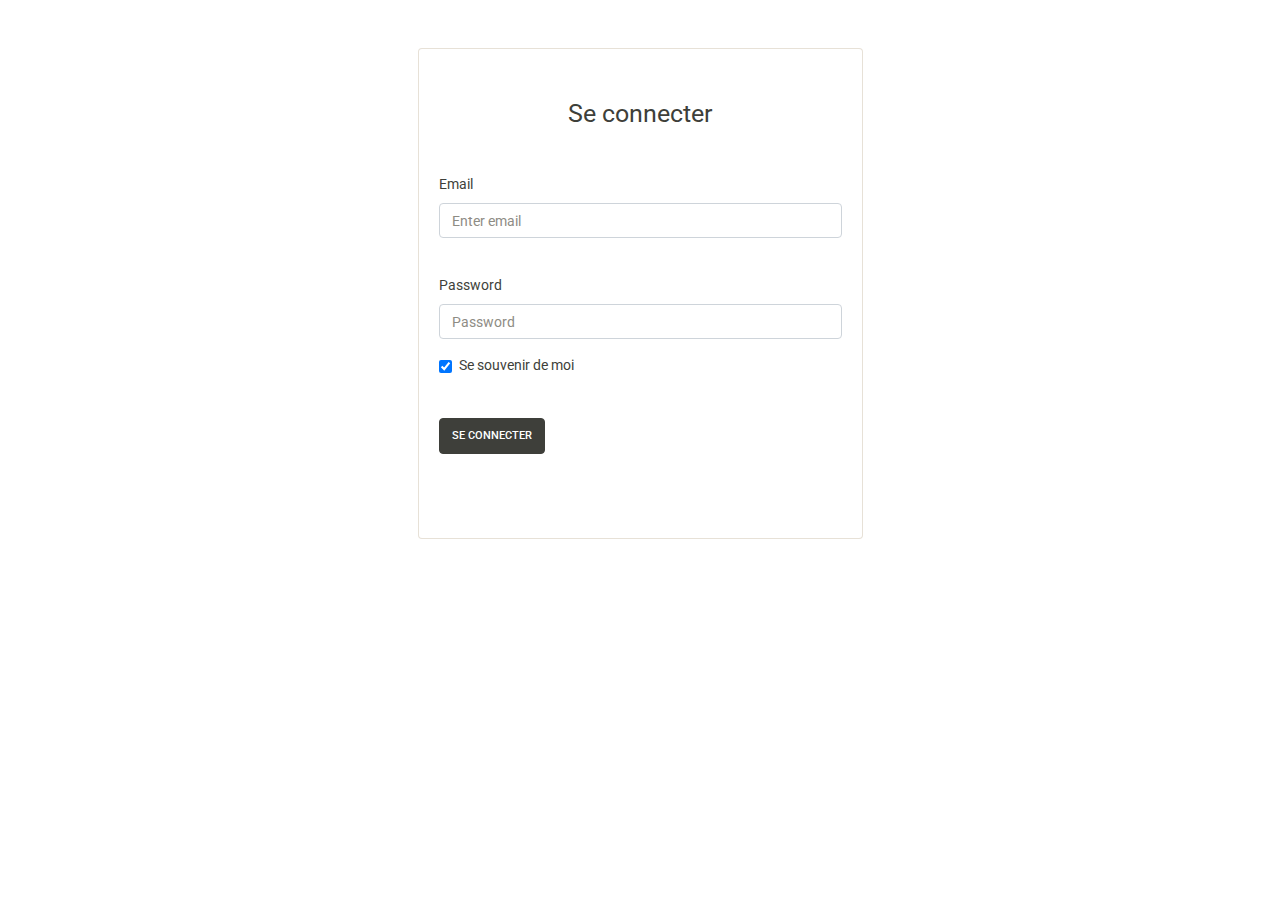
<file: authentification_form.html>
<!DOCTYPE html>
<html lang="fr">
<head>
  <meta charset="utf-8">
  <title>Titre de la page</title>
  <link rel="stylesheet" href="style.css">
  
</head>
<body>


<form></form>

<div class="body-dark">
  <div class="container">
    <div class="row">
      <div class="col-sm-9 col-md-7 col-lg-5 mx-auto">
        <div class="card card-signin my-5">
          <div class="card-body">
              <h2 class="h3 mb-3 font-weight-normal text-center">Se connecter</h2>
			         <div class="form-group">
               <label for="exampleInputEmail1">Email </label>
			         <input type="email" class="form-control" id="exampleInputEmail1" aria-describedby="emailHelp" placeholder="Enter email">
						   </div>  <br />      
              <div class="form-group">
						  <label for="exampleInputPassword1">Password</label>
             <input type="password" class="form-control" id="exampleInputPassword1" placeholder="Password">
             </div>
             <fieldset class="form-group">
           
             <div class="form-check">
              <label class="form-check-label">
                <input class="form-check-input" type="checkbox" value="" checked="">
               Se souvenir de moi
              </label>
							 </div><br> </br>
						 <button type="submit" class="btn btn-dark">Se connecter</button>
              <div class="actions mt-5 mb-4">
          </div>
        </div>
      </div>
    </div>
  </div>
</div>
</div>

</body>	
</html>
</file>
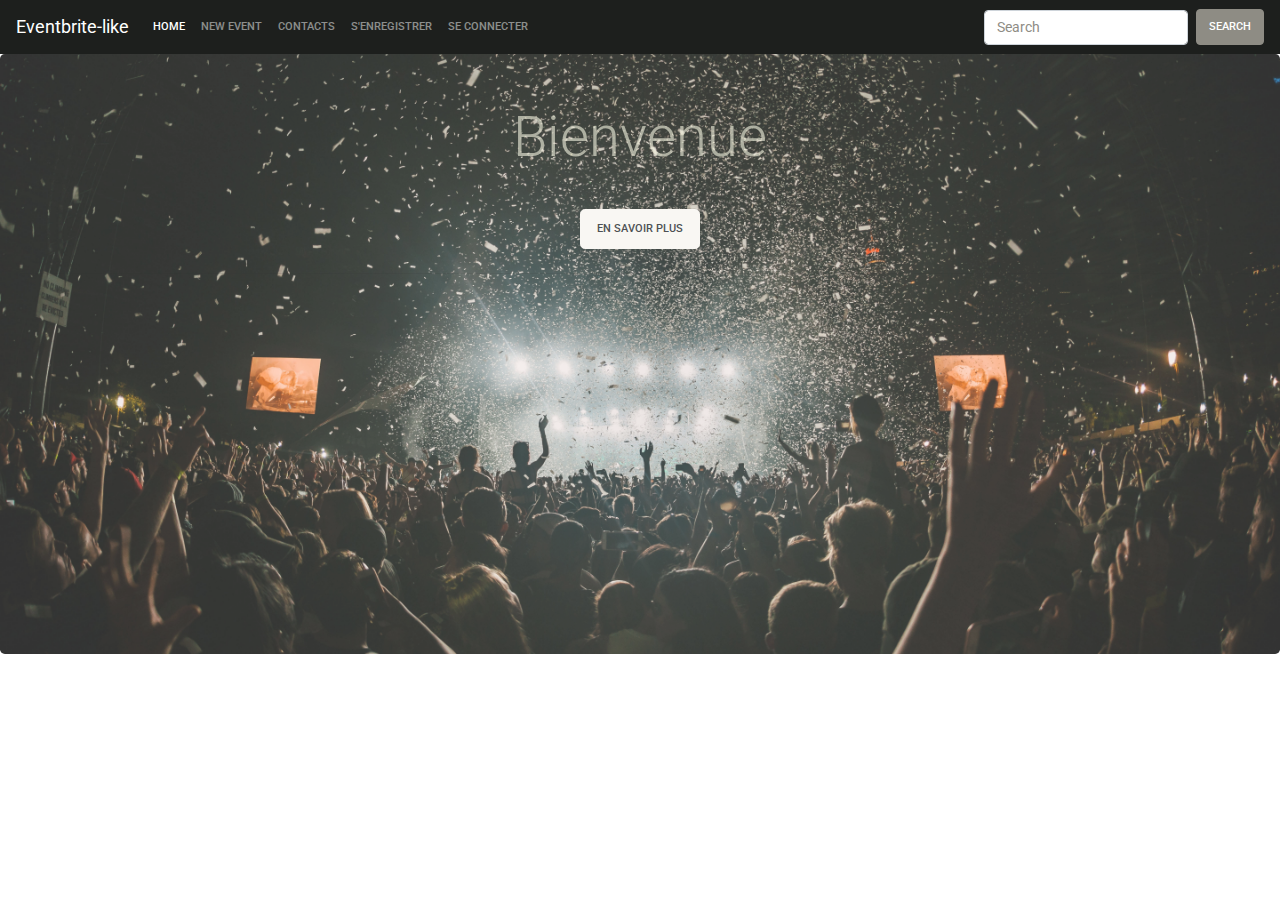
<file: banner.html>
<!DOCTYPE html>
<html lang="fr">
<head>
  <meta charset="utf-8">
  <title>Titre de la page</title>
  <link rel="stylesheet" href="style.css">
  
</head>
<header>

<nav class="navbar navbar-expand-lg navbar-dark bg-primary">
  <a class="navbar-brand" href="#">Eventbrite-like</a>
  <button class="navbar-toggler" type="button" data-toggle="collapse" data-target="#navbarColor01" aria-controls="navbarColor01" aria-expanded="false" aria-label="Toggle navigation">
    <span class="navbar-toggler-icon"></span>
  </button>

  <div class="collapse navbar-collapse" id="navbarColor01">
    <ul class="navbar-nav mr-auto">
      <li class="nav-item active">
        <a class="nav-link" href="#">Home <span class="sr-only">(current)</span></a>
      </li>
      <li class="nav-item">
        <a class="nav-link" href="#">New Event</a>
      </li>
				<li class="nav-item">
        <a class="nav-link" href="#"> Contacts</a>
      </li>
      <li class="nav-item">
        <a class="nav-link" href="#">S'enregistrer</a>
      </li>
      <li class="nav-item">
        <a class="nav-link" href="#">Se connecter</a>
      </li>
    </ul>
    <form class="form-inline my-2 my-lg-0">
      <input class="form-control mr-sm-2" type="text" placeholder="Search">
      <button class="btn btn-secondary my-2 my-sm-0" type="submit">Search</button>
    </form>
  </div>
</nav>
<!--	<--------------- JUMBOTRON------------->
	<div class="jumbotron">
  <h1 class="display-4">Bienvenue</h1>
  <p class="lead">
    <a class="btn btn-light btn-lg" href="#" role="button">En savoir plus</a>
  </p>
  <hr class="my-4">
  <p></p>

</div>
	</header>
	
	<body>
</body>
</html>
</file>
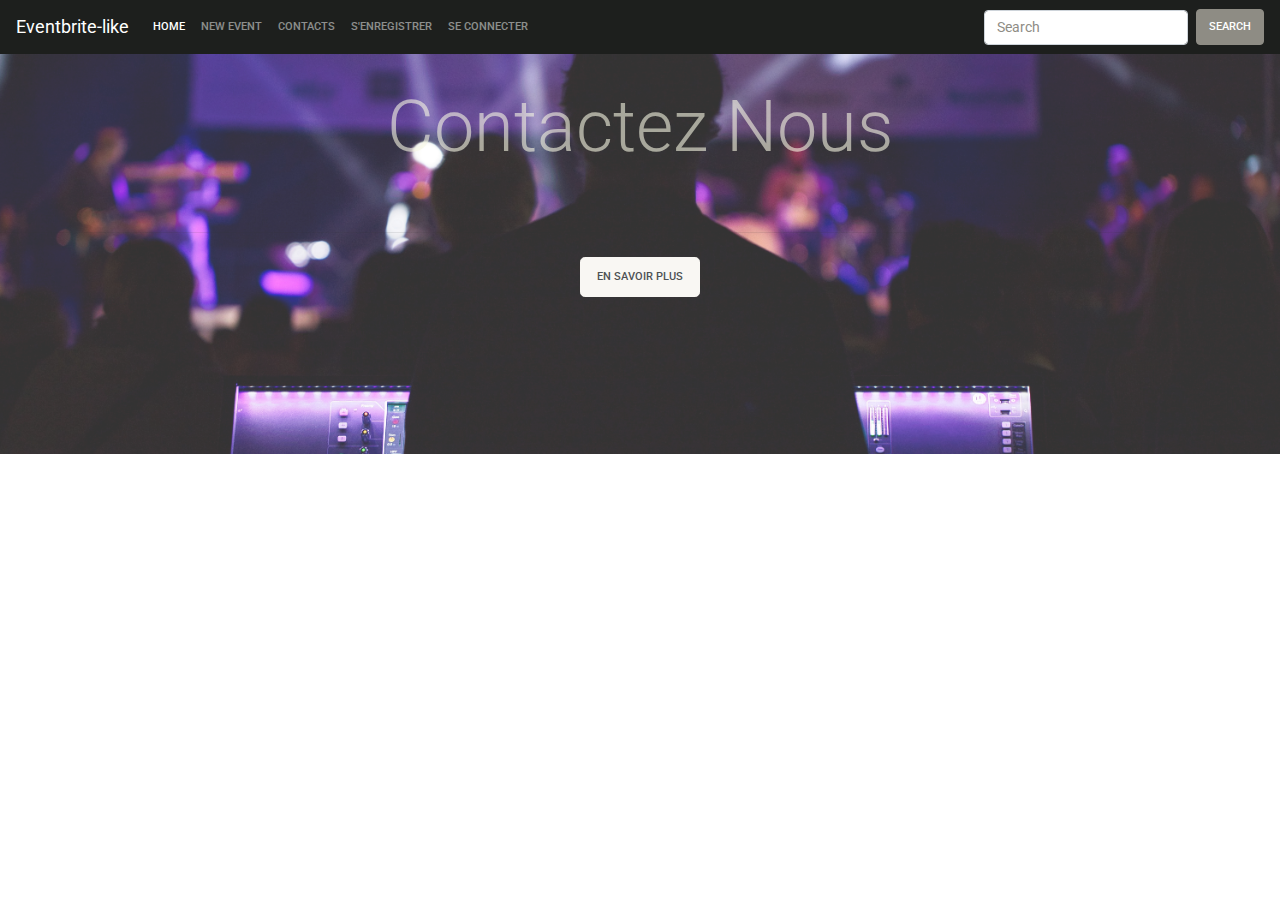
<file: banner2.html>
<!DOCTYPE html>
<html lang="fr">
<head>
  <meta charset="utf-8">
  <title>Titre de la page</title>
  <link rel="stylesheet" href="style.css">
  
</head>
<header>

<nav class="navbar navbar-expand-lg navbar-dark bg-primary">
  <a class="navbar-brand" href="#">Eventbrite-like</a>
  <button class="navbar-toggler" type="button" data-toggle="collapse" data-target="#navbarColor01" aria-controls="navbarColor01" aria-expanded="false" aria-label="Toggle navigation">
    <span class="navbar-toggler-icon"></span>
  </button>

  <div class="collapse navbar-collapse" id="navbarColor01">
    <ul class="navbar-nav mr-auto">
      <li class="nav-item active">
        <a class="nav-link" href="#">Home <span class="sr-only">(current)</span></a>
      </li>
      <li class="nav-item">
        <a class="nav-link" href="#">New Event</a>
      </li>
				<li class="nav-item">
        <a class="nav-link" href="#"> Contacts</a>
      </li>
      <li class="nav-item">
        <a class="nav-link" href="#">S'enregistrer</a>
      </li>
      <li class="nav-item">
        <a class="nav-link" href="#">Se connecter</a>
      </li>
    </ul>
    <form class="form-inline my-2 my-lg-0">
      <input class="form-control mr-sm-2" type="text" placeholder="Search">
      <button class="btn btn-secondary my-2 my-sm-0" type="submit">Search</button>
    </form>
  </div>
</nav>
<!--	<--------------- JUMBOTRON------------->
<div class="jumbotron2">
  <h1 class="display-3">Contactez Nous</h1>
  <p class="lead"></p>
  <hr class="my-4">
  <p></p>
  <p class="lead">
    <a class="btn btn-light btn-lg" href="#" role="button">En savoir plus</a>
  </p>
</div>

</div>
	</header>
	
	<body>
</body>
</html>
</file>
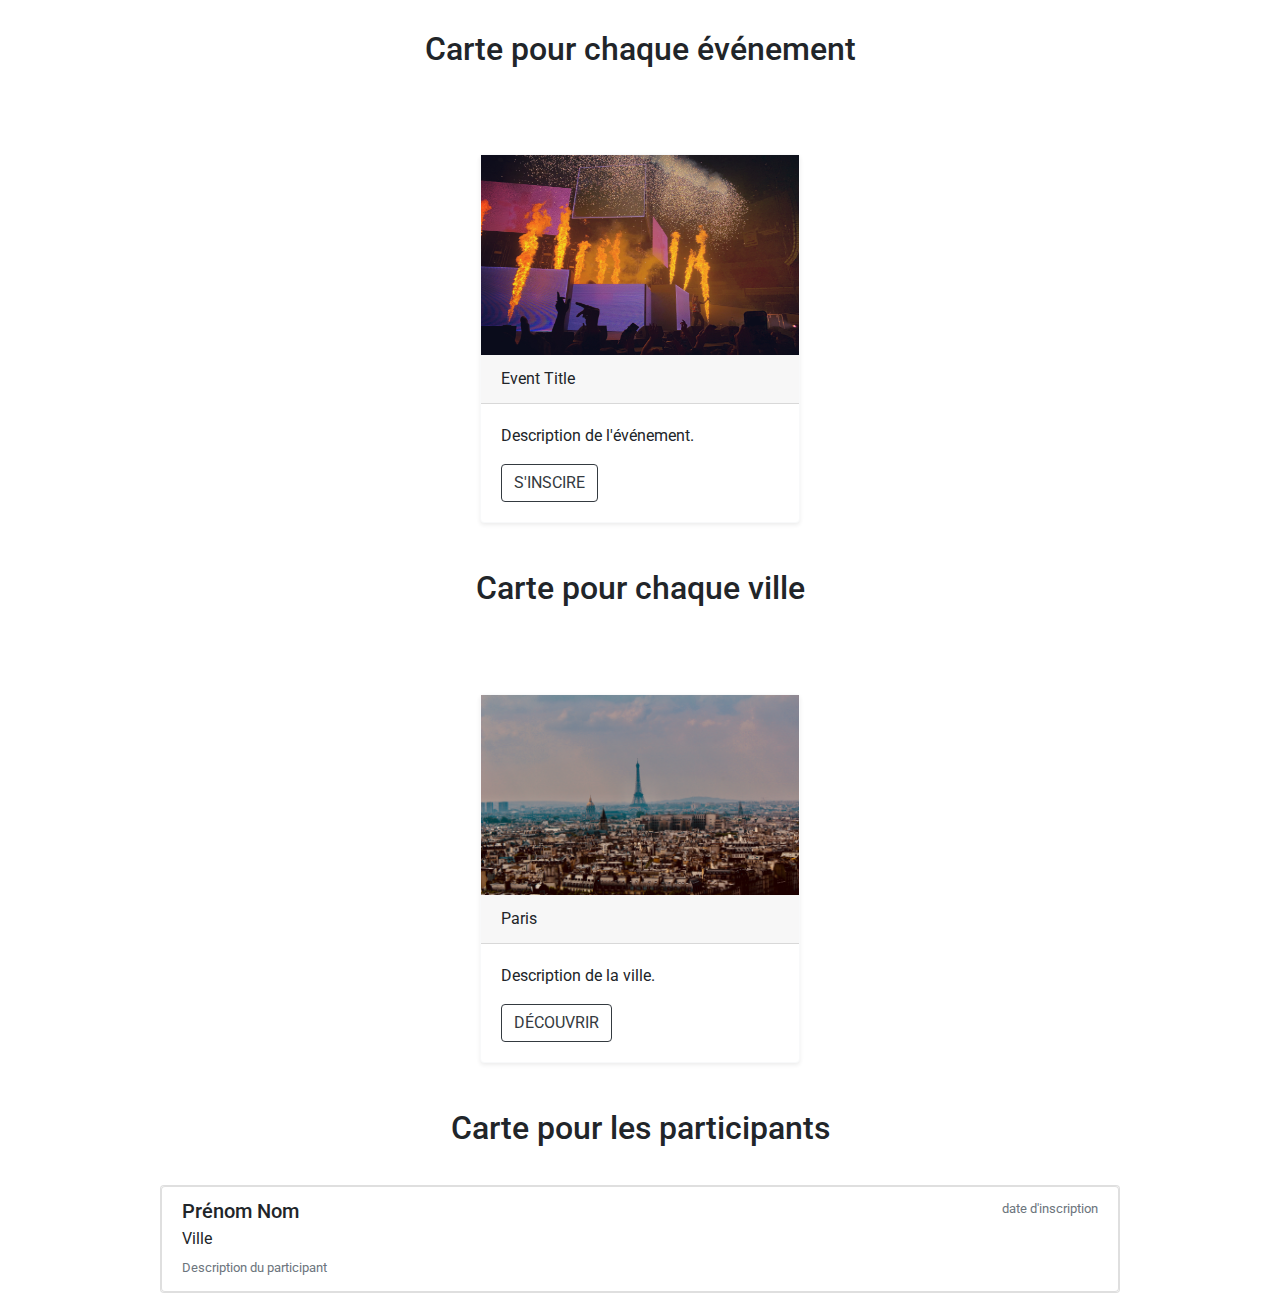
<file: cards.html>
<!DOCTYPE html>
<html lang="fr">
<head>
  <meta charset="utf-8">
  <title>Titre de la page</title>
  <link rel="stylesheet" href="style.css">
	<link rel="stylesheet" href="https://stackpath.bootstrapcdn.com/bootstrap/4.3.1/css/bootstrap.min.css" integrity="sha384-ggOyR0iXCbMQv3Xipma34MD+dH/1fQ784/j6cY/iJTQUOhcWr7x9JvoRxT2MZw1T" crossorigin="anonymous">
  
</head>
	<header></header>
	
<body>
<h2>Carte pour chaque événement</h2>
<br> <br>
	
<div class="card border-light mb-3 shadow-sm" style="max-width: 20rem;">
	<img style="height: 200px; width: 100%; display: block;" src="event.jpg" alt="Card image">
  <div class="card-header">Event Title</div>
  <div class="card-body">
    
    <p class="card-text">Description de l'événement.</p>
		<button type="button" class="btn btn-outline-dark">S'inscire</button>
  </div>
</div>
	
	
	<h2>Carte pour chaque ville</h2>
<br> <br>
	
<div class="card border-light mb-3 shadow-sm" style="max-width: 20rem;">
	<img style="height: 200px; width: 100%; display: block;" src="paris.jpg" alt="Card image">
  <div class="card-header">Paris</div>
  <div class="card-body">
    
    <p class="card-text">Description de la ville.</p>
		<button type="button" class="btn btn-outline-dark">Découvrir</button>
  </div>
</div>
	
	      
	     
 <h2>Carte pour les participants</h2>
<div class="card w-75">
<div class="list-group">
  <a class="list-group-item list-group-item-action flex-column align-items-start">
    <div class="d-flex w-100 justify-content-between">
			
      <h5 class="mb-1">Prénom Nom</h5>
      <small class="text-muted">date d'inscription</small>
    </div>
    <p class="mb-1">Ville</p>
    <small class="text-muted">Description du participant</small>
  </a>
	
  

</div>
	</div>

</body>
</html>
</file>
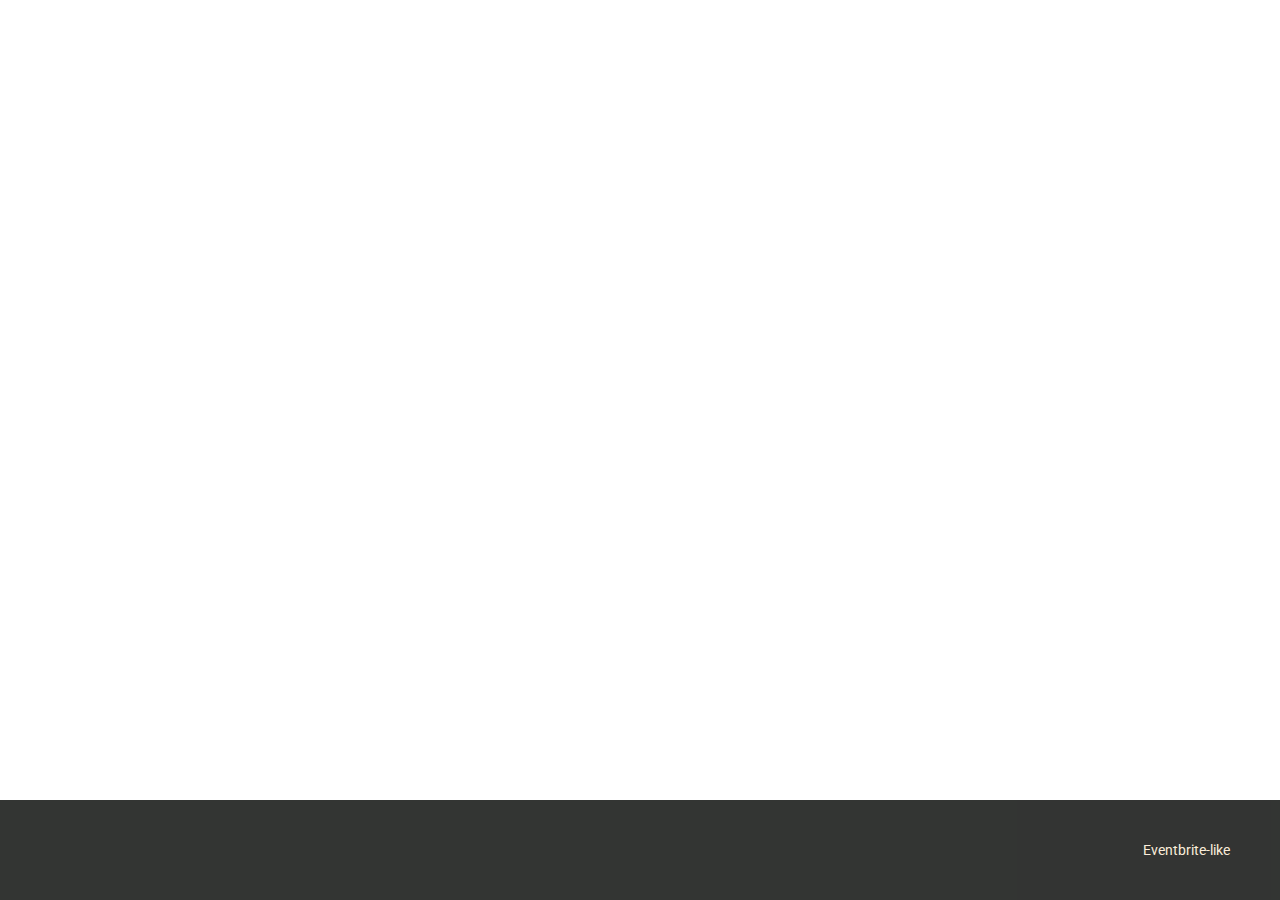
<file: footer.html>
<!DOCTYPE html>
<html lang="fr">
<head>
 <meta charset="utf-8">
 <title>Titre de la page</title>
 <link rel="stylesheet" href="style.css">
 <link data-brackets-id='19474' rel="stylesheet" href="https://use.fontawesome.com/releases/v5.11.2/css/all.css" integrity="sha384-KA6wR/X5RY4zFAHpv/CnoG2UW1uogYfdnP67Uv7eULvTveboZJg0qUpmJZb5VqzN" crossorigin="anonymous">
  
</head>

	<body>
		
	<footer>
	<div class="footer">
  <div class="footer-links">
    <a href="#"><i class="fab fa-github"></i></a>
    <a href="#"><i class="fab fa-instagram"></i></a>
    <a href="#"><i class="fab fa-facebook"></i></a>
    <a href="#"><i class="fab fa-twitter"></i></a>
    
  </div>
  <div class="footer-copyright">
 <i class="fas fa-heart"></i>   Eventbrite-like
  </div>
</div>
	</footer>
	</body>
	
</html>
</file>
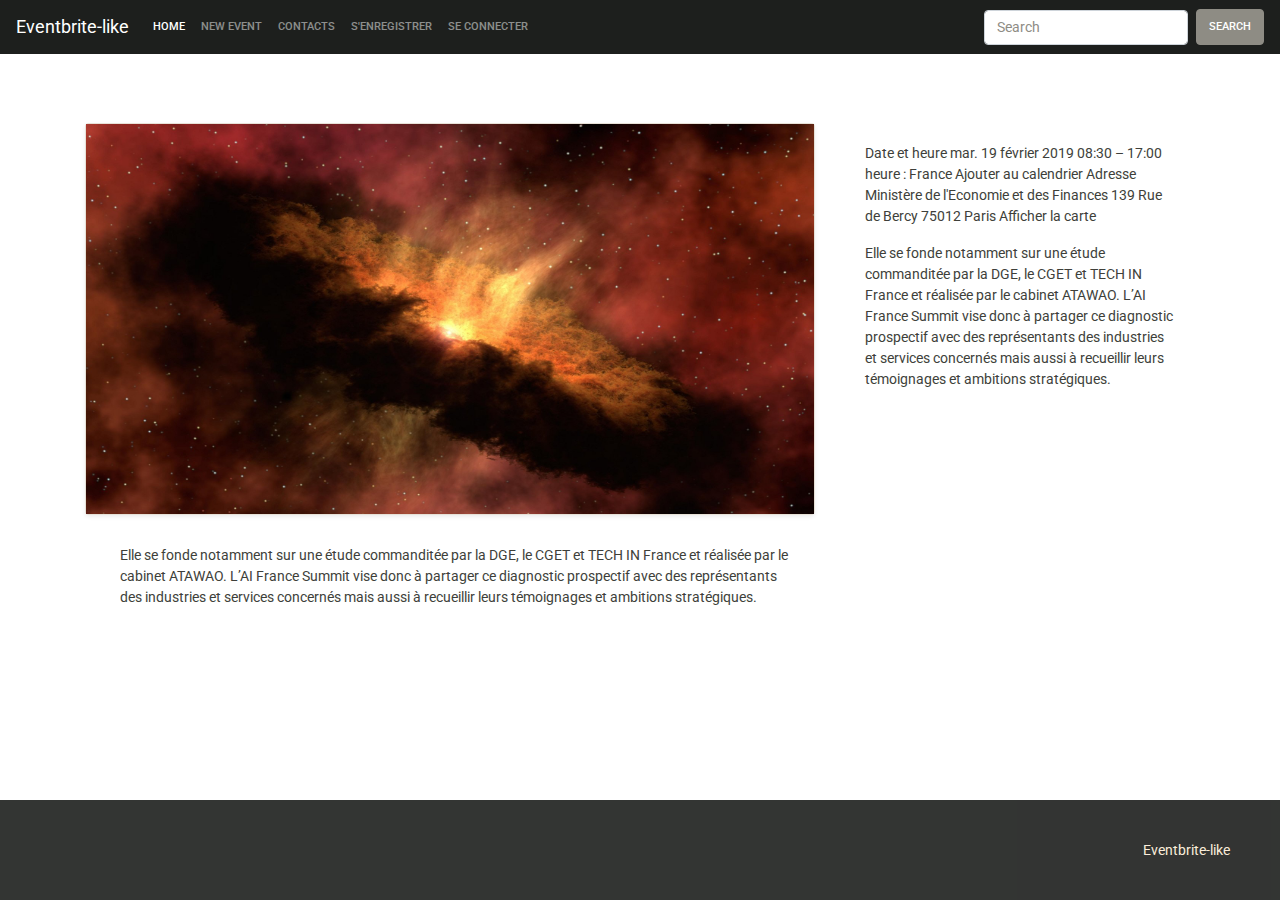
<file: presentation.html>
<!DOCTYPE html>
<html lang="fr">
<head>
  <meta charset="utf-8">
  <title>Titre de la page</title>
  <link rel="stylesheet" href="style.css">
	<link data-brackets-id='19474' rel="stylesheet" href="https://use.fontawesome.com/releases/v5.11.2/css/all.css" integrity="sha384-KA6wR/X5RY4zFAHpv/CnoG2UW1uogYfdnP67Uv7eULvTveboZJg0qUpmJZb5VqzN" crossorigin="anonymous">
  
</head>
	<header>

<nav class="navbar navbar-expand-lg navbar-dark bg-primary">
  <a class="navbar-brand" href="#">Eventbrite-like</a>
  <button class="navbar-toggler" type="button" data-toggle="collapse" data-target="#navbarColor01" aria-controls="navbarColor01" aria-expanded="false" aria-label="Toggle navigation">
    <span class="navbar-toggler-icon"></span>
  </button>

  <div class="collapse navbar-collapse" id="navbarColor01">
    <ul class="navbar-nav mr-auto">
      <li class="nav-item active">
        <a class="nav-link" href="#">Home <span class="sr-only">(current)</span></a>
      </li>
      <li class="nav-item">
        <a class="nav-link" href="#">New Event</a>
      </li>
			<li class="nav-item">
        <a class="nav-link" href="#"> Contacts</a>
      </li>
      <li class="nav-item">
        <a class="nav-link" href="#">S'enregistrer</a>
      </li>
      <li class="nav-item">
        <a class="nav-link" href="#">Se connecter</a>
      </li>
    </ul>
    <form class="form-inline my-2 my-lg-0">
      <input class="form-control mr-sm-2" type="text" placeholder="Search">
      <button class="btn btn-secondary my-2 my-sm-0" type="submit">Search</button>
    </form>
	</div>
</nav>
	</header>
		<body>
	
	<br>
			
      <div class="album py-5 bg-white">
        <div class="container">
          <div class="row">
            <div class="col-lg-8">
              <div class="card mb-8 shadow-sm">
                <img src="sky.jpg" width="100%" height="390">
              
              </div>
            </div>  
            <div class="col-lg-4">
                <div class="card-body">
                  <p class="card-text">
                   Date et heure

                   mar. 19 février 2019
                   
                   08:30 – 17:00 heure : France
                   
                   Ajouter au calendrier
                   Adresse
                   
                   Ministère de l'Economie et des Finances
                   
                   139 Rue de Bercy
                   
                   75012 Paris
                   
                   Afficher la carte</p>
                    <p>
                    Elle se fonde notamment sur une étude commanditée par la DGE, le CGET et TECH IN France et réalisée par le cabinet ATAWAO. L’AI France Summit vise donc à partager ce diagnostic prospectif avec des représentants des industries et services concernés mais aussi à recueillir leurs témoignages et ambitions stratégiques.
                    
                    
                    
                  </p>
                  <p  class="text-muted card-text">
                  </p>
                </div>                
              </div>
            </div>                      
		  				<div class="col-lg-8">
              
               <div class="card-body"><p class="card-text">    Elle se fonde notamment sur une étude commanditée par la DGE, le CGET et TECH IN France et réalisée par le cabinet ATAWAO. L’AI France Summit vise donc à partager ce diagnostic prospectif avec des représentants des industries et services concernés mais aussi à recueillir leurs témoignages et ambitions stratégiques.</p></div>
              
              </div>
            	</div>  
			 
						</div>

	</body> <br></br>
	
	<footer>
	<div class="footer">
  <div class="footer-links">
    <a href="#"><i class="fab fa-github"></i></a>
    <a href="#"><i class="fab fa-instagram"></i></a>
    <a href="#"><i class="fab fa-facebook"></i></a>
    <a href="#"><i class="fab fa-twitter"></i></a>
    
  </div>
  <div class="footer-copyright">
 <i class="fas fa-heart"></i>   Eventbrite-like
  </div>
</div>
	</footer>   
</html>
</file>
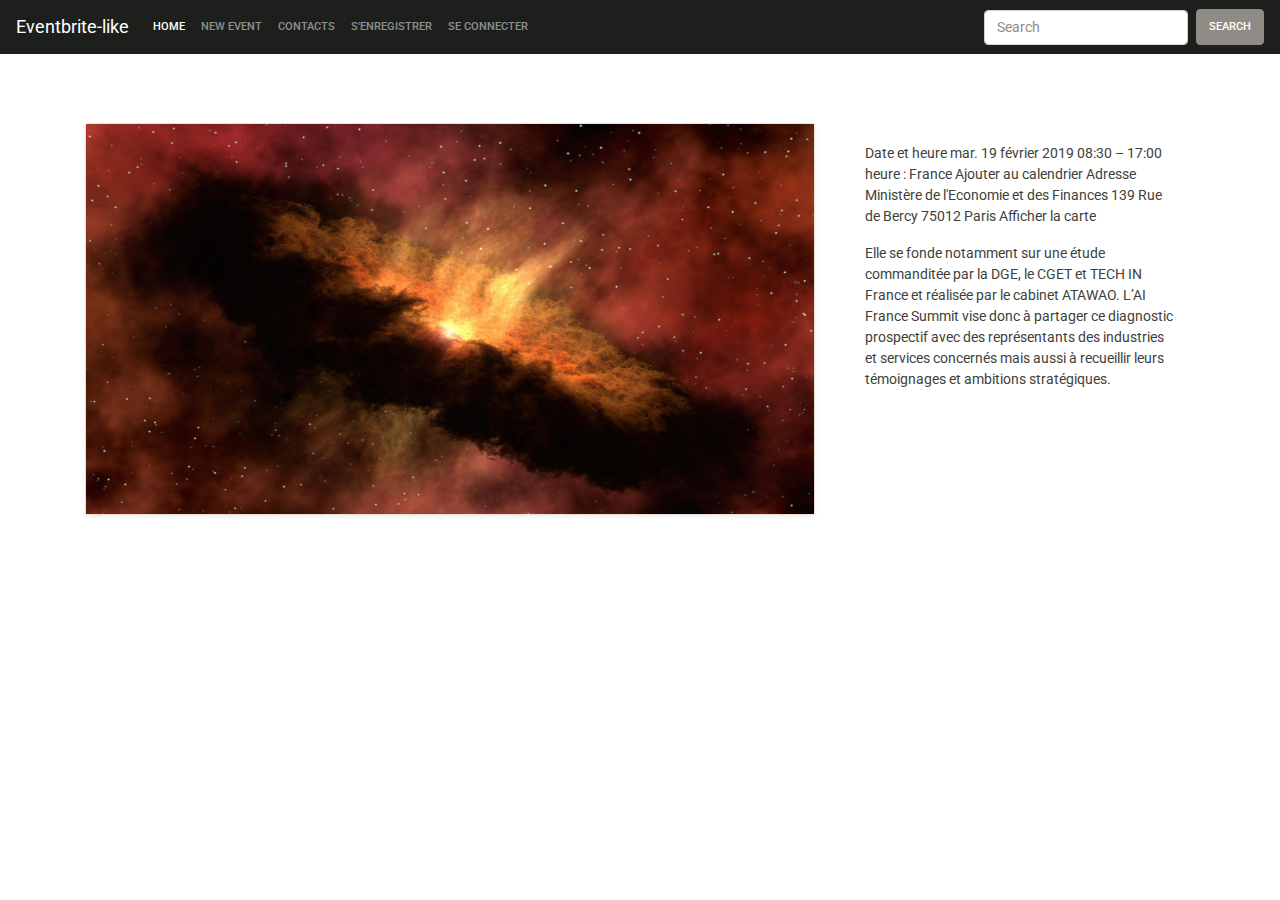
<file: presentation_element.html>
<!DOCTYPE html>
<html lang="fr">
<head>
  <meta charset="utf-8">
  <title>Titre de la page</title>
  <link rel="stylesheet" href="style.css">
  
</head>
	<header>

<nav class="navbar navbar-expand-lg navbar-dark bg-primary">
  <a class="navbar-brand" href="#">Eventbrite-like</a>
  <button class="navbar-toggler" type="button" data-toggle="collapse" data-target="#navbarColor01" aria-controls="navbarColor01" aria-expanded="false" aria-label="Toggle navigation">
    <span class="navbar-toggler-icon"></span>
  </button>

  <div class="collapse navbar-collapse" id="navbarColor01">
    <ul class="navbar-nav mr-auto">
      <li class="nav-item active">
        <a class="nav-link" href="#">Home <span class="sr-only">(current)</span></a>
      </li>
      <li class="nav-item">
        <a class="nav-link" href="#">New Event</a>
      </li>
			<li class="nav-item">
        <a class="nav-link" href="#"> Contacts</a>
      </li>
      <li class="nav-item">
        <a class="nav-link" href="#">S'enregistrer</a>
      </li>
      <li class="nav-item">
        <a class="nav-link" href="#">Se connecter</a>
      </li>
    </ul>
    <form class="form-inline my-2 my-lg-0">
      <input class="form-control mr-sm-2" type="text" placeholder="Search">
      <button class="btn btn-secondary my-2 my-sm-0" type="submit">Search</button>
    </form>
	</div>
</nav>
	</header>
		<body>
	
	<br>
			
      <div class="album py-5 bg-white">
        <div class="container">
          <div class="row">
            <div class="col-lg-8">
              <div class="card mb-8 shadow-sm">
                <img src="sky.jpg" width="100%" height="390">
              
              </div>
            </div>  
            <div class="col-lg-4">
                <div class="card-body">
                  <p class="card-text">
                   Date et heure

                   mar. 19 février 2019
                   
                   08:30 – 17:00 heure : France
                   
                   Ajouter au calendrier
                   Adresse
                   
                   Ministère de l'Economie et des Finances
                   
                   139 Rue de Bercy
                   
                   75012 Paris
                   
                   Afficher la carte</p>
                    <p>
                    Elle se fonde notamment sur une étude commanditée par la DGE, le CGET et TECH IN France et réalisée par le cabinet ATAWAO. L’AI France Summit vise donc à partager ce diagnostic prospectif avec des représentants des industries et services concernés mais aussi à recueillir leurs témoignages et ambitions stratégiques.
                    
                    
                    
                  </p>
                  <p  class="text-muted card-text">
                  </p>
                </div>                
              </div>
            </div>   
				</div>
			</div>
	</body>
</html>
</file>
